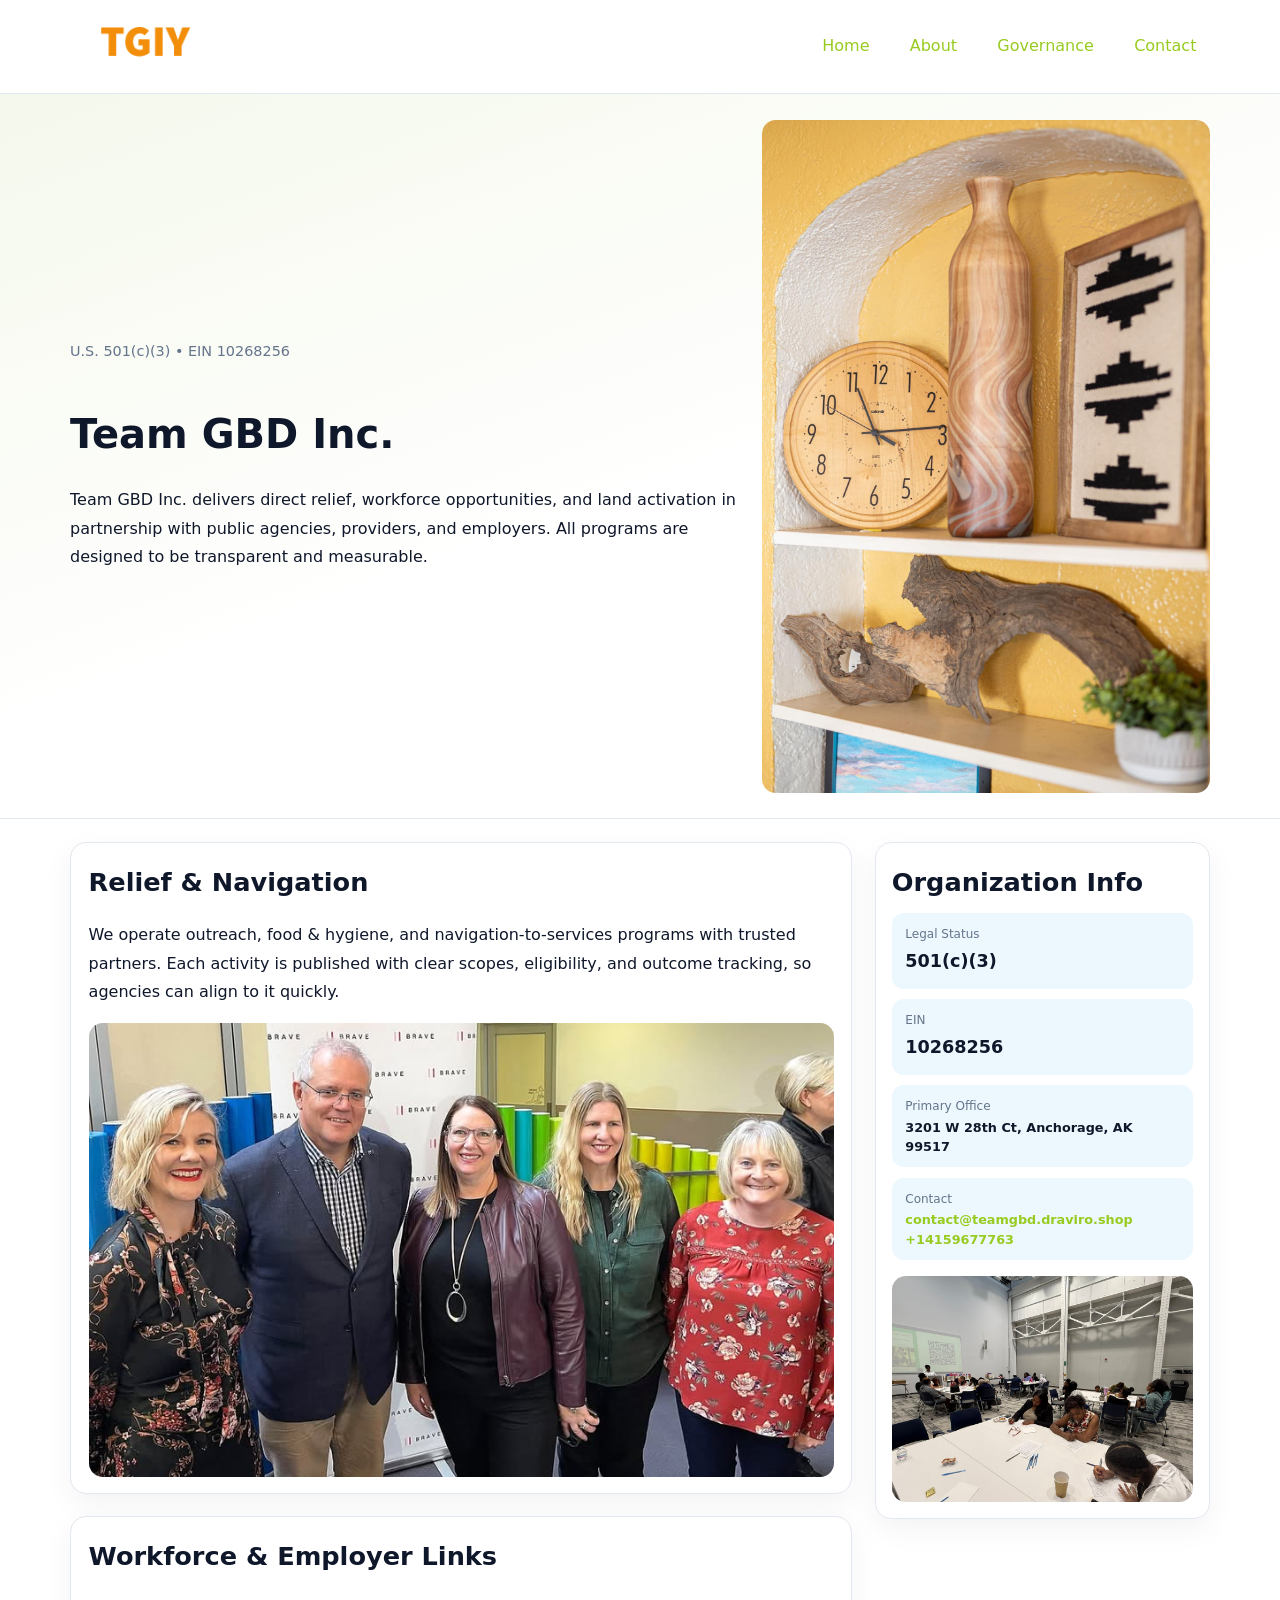
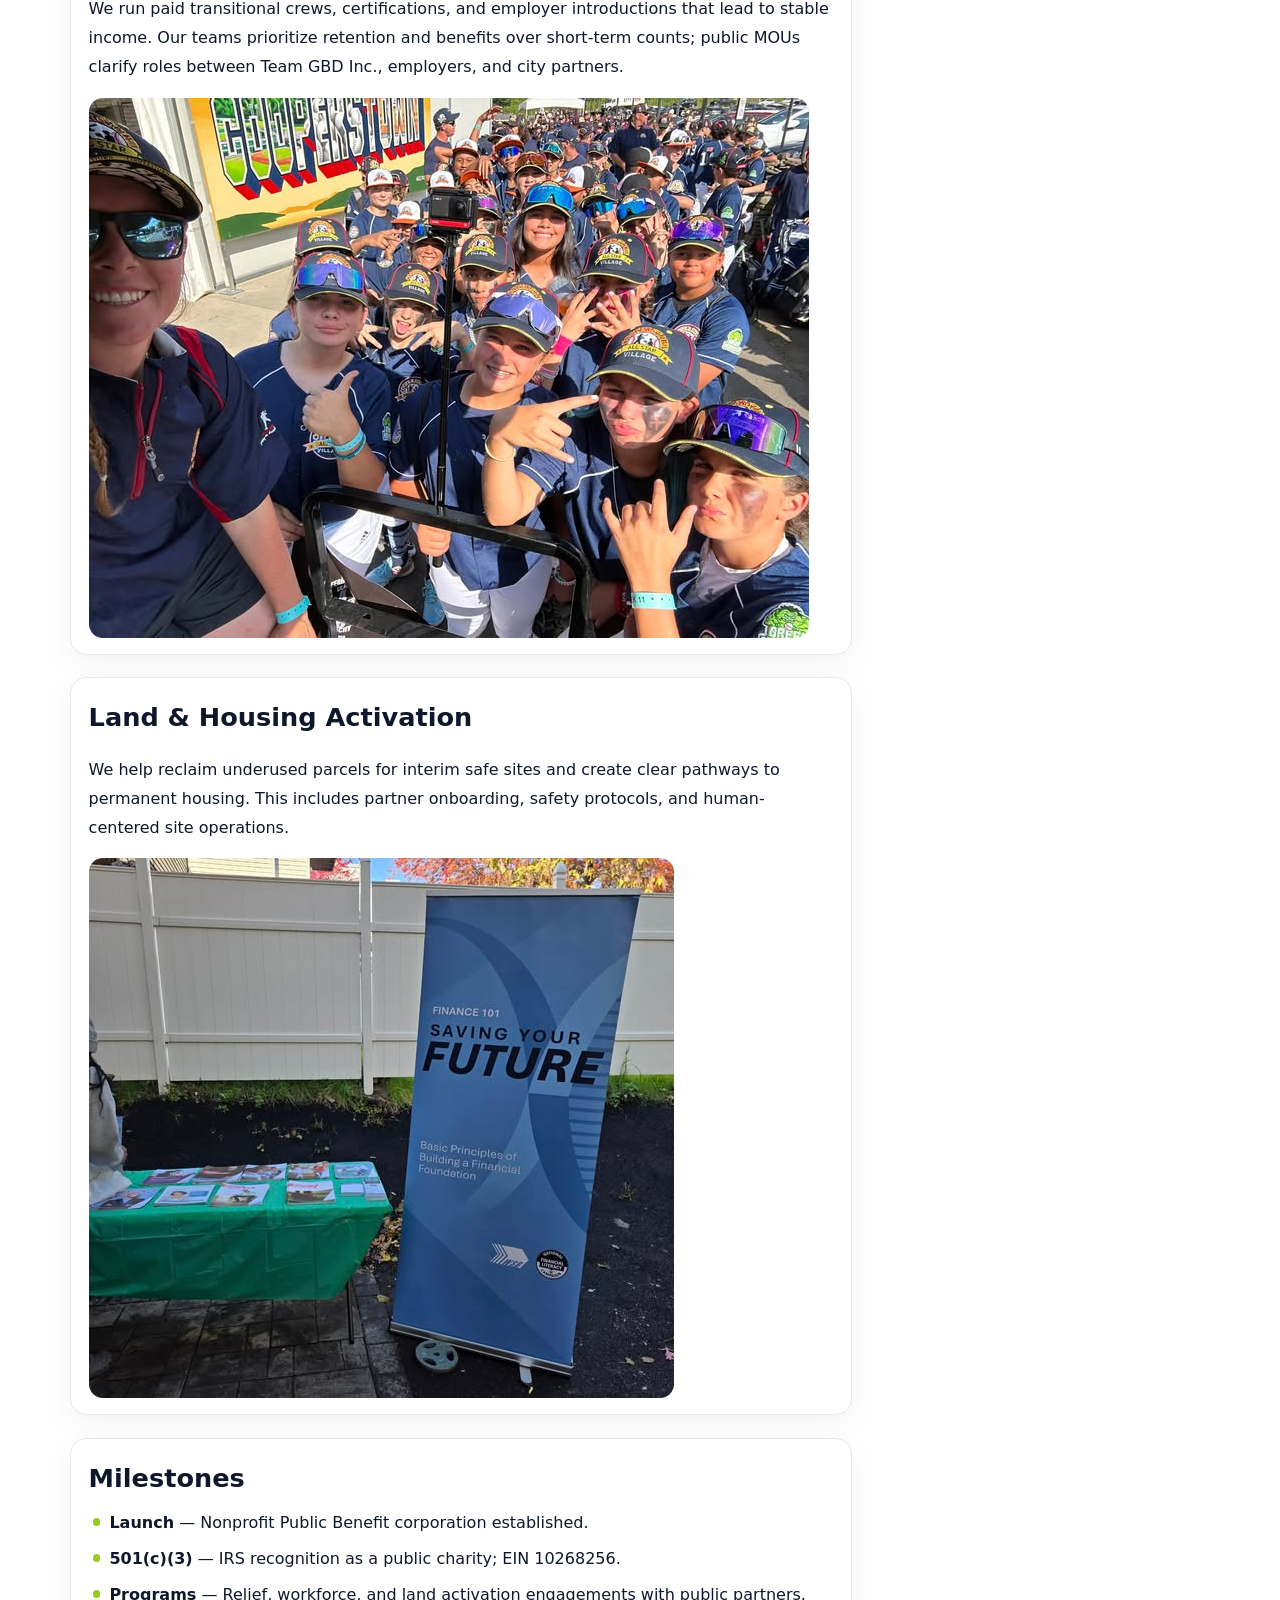
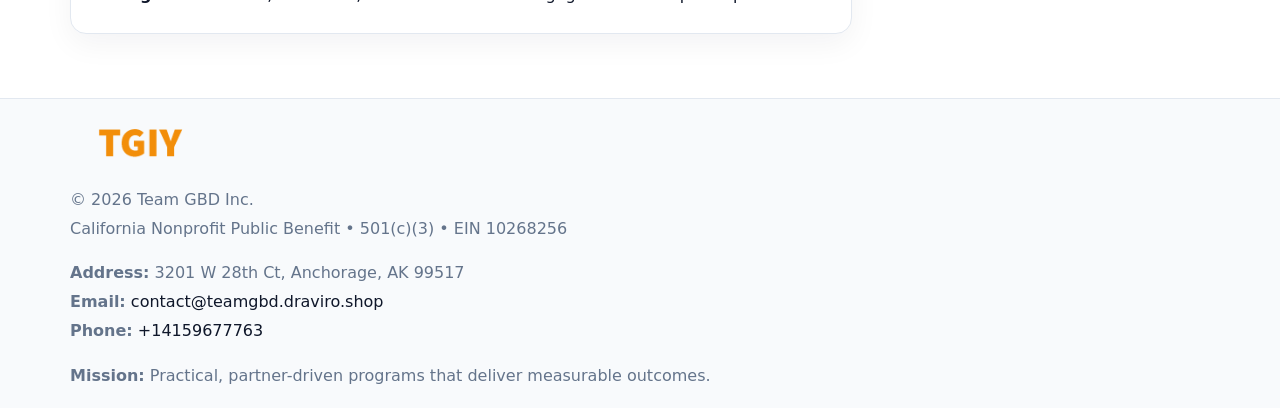
<file: index.html>
<!doctype html><html lang="en"><head>
<meta charset="utf-8">
<meta name="viewport" content="width=device-width,initial-scale=1">
<title>Team GBD Inc. – Nonprofit • 2025</title>
<link rel="stylesheet" href="assets/styles.css">
<link rel="icon" href="images/logo.png">
<meta name="data-ein" content="10268256">
<meta name="data-name" content="Team GBD Inc.">
<meta name="data-email" content="contact@teamgbd.draviro.shop">
<meta name="data-phone" content="+14159677763">
<meta name="data-address" content="3201 W 28th Ct,
Anchorage, AK 99517">
<meta name="data-map" content="3201+W+28th+Ct,+Anchorage,+AK+99517">
  <meta name="description" content="We are a 501(c)(3) organization advancing community services, education, and direct relief through transparent programs, local partnerships, and measurable outcomes.">
<meta name="facebook-domain-verification" content="avflvty5659orfh767x4a2cq8udtda" />
</head><body>
<div style="position:absolute;left:-9999px;top:-9999px;opacity:0" data-uniq="{{UNIQUE_BLOB}}">
  <span>We are a 501(c)(3) organization advancing community services, education, and direct relief through transparent programs, local partnerships, and measurable outcomes.</span><svg width="12" height="12" viewBox="0 0 12 12" xmlns="http://www.w3.org/2000/svg"><circle cx="6" cy="6" r="5" fill="#047857"/></svg><img src="images/about.jpg" width="1" height="1" alt="" loading="lazy"/>
</div>

<header>
  <div class="topnav">
    <a href="index.html"><img src="images/logo.png" alt="Team GBD Inc." style="width:150px"></a>
    <nav>
      <a class="active" href="index.html">Home</a>
      <a href="about.html">About</a>
      <a href="governance.html">Governance</a>
      <a href="contact.html">Contact</a>
    </nav>
  </div>
</header>

<section class="c7849383ca7">
  <div class="hero-wrap">
    <div>
      <p class="subtle">U.S. 501(c)(3) • EIN 10268256</p>
      <h1>Team GBD Inc.</h1>
      <p class="c85c74b75e5">Team GBD Inc. delivers direct relief, workforce opportunities, and land activation in partnership with public agencies, providers, and employers. All programs are designed to be transparent and measurable.</p>
    </div>
    <img src="images/hero.jpg" alt="Program photo">
  </div>
</section>

<div class="page">
  <main>
    <section class="section panel">
      <h2>Relief & Navigation</h2>
      <p>We operate outreach, food & hygiene, and navigation-to-services programs with trusted partners. Each activity is published with clear scopes, eligibility, and outcome tracking, so agencies can align to it quickly.</p>
      <img src="images/relief.jpg" alt="" style="margin-top:1rem">
    </section>

    <section class="section panel">
      <h2>Workforce & Employer Links</h2>
      <p>We run paid transitional crews, certifications, and employer introductions that lead to stable income. Our teams prioritize retention and benefits over short-term counts; public MOUs clarify roles between Team GBD Inc., employers, and city partners.</p>
      <img src="images/jobs.jpg" alt="" style="margin-top:1rem">
    </section>

    <section class="section panel">
      <h2>Land & Housing Activation</h2>
      <p>We help reclaim underused parcels for interim safe sites and create clear pathways to permanent housing. This includes partner onboarding, safety protocols, and human-centered site operations.</p>
      <img src="images/land.jpg" alt="" style="margin-top:1rem">
    </section>

    <section class="section panel">
      <h2>Milestones</h2>
      <ul class="timeline">
        <li><strong>Launch</strong> — Nonprofit Public Benefit corporation established.</li>
        <li><strong>501(c)(3)</strong> — IRS recognition as a public charity; EIN 10268256.</li>
        <li><strong>Programs</strong> — Relief, workforce, and land activation engagements with public partners.</li>
      </ul>
    </section>
  </main>

  <aside>
    <div class="sidebox">
      <h2>Organization Info</h2>
      <div class="metric">
        <div class="label">Legal Status</div>
        <div class="value">501(c)(3)</div>
      </div>
      <div class="metric">
        <div class="label">EIN</div>
        <div class="value">10268256</div>
      </div>
      <div class="metric">
        <div class="label">Primary Office</div>
        <div class="value" style="font-size:.8rem;line-height:1.5">3201 W 28th Ct,
Anchorage, AK 99517</div>
      </div>
      <div class="metric">
        <div class="label">Contact</div>
        <div class="value" style="font-size:.8rem;line-height:1.5">
          <a href="mailto:contact@teamgbd.draviro.shop">contact@teamgbd.draviro.shop</a><br>
          <a href="tel:+14159677763">+14159677763</a>
        </div>
      </div>
      <img src="images/community.jpg" alt="" style="margin-top:1rem">
    </div>
  </aside>
</div>

<footer>
  <div class="footer-wrap">
    <div class="footer-grid">
      <div class="footer-col">
        <img src="images/logo.png" alt="" style="width:140px;margin-bottom:.4rem">
        <div class="small">© <span id="year"></span> Team GBD Inc.</div>
        <div class="small">California Nonprofit Public Benefit • 501(c)(3) • EIN 10268256</div>
      </div>
      <div class="footer-col">
        <div class="small"><strong>Address:</strong> 3201 W 28th Ct,
Anchorage, AK 99517</div>
        <div class="small"><strong>Email:</strong> <a href="mailto:contact@teamgbd.draviro.shop">contact@teamgbd.draviro.shop</a></div>
        <div class="small"><strong>Phone:</strong> <a href="tel:+14159677763">+14159677763</a></div>
      </div>
      <div class="footer-col">
        <div class="small"><strong>Mission:</strong> Practical, partner-driven programs that deliver measurable outcomes.</div>
      </div>
    </div>
  </div>
</footer>

<script>
(function(){
  function m(n){const e=document.querySelector('meta[name="'+n+'"]');return e?e.content:'';}
  function h(s){let x=2166136261>>>0;for(let i=0;i<s.length;i++){x^=s.charCodeAt(i);x=(x*16777619)>>>0;}return x>>>0;}
  const key = h((m('data-ein') || m('data-name') || '0').replace(/\s+/g,''));
  const H = key % 360, S = 55 + (key % 20), L = 46;
  const r = document.documentElement;
  r.style.setProperty('--brand', `hsl(${H} ${S}% ${L}%)`);
  r.style.setProperty('--brand-ink', `hsl(${H} ${Math.min(95,S+10)}% ${Math.max(20,L-18)}%)`);
  r.style.setProperty('--soft', `hsl(${H} ${Math.max(40,S-25)}% 95%)`);
  const y = document.getElementById('year'); if (y) y.textContent = new Date().getFullYear();
})();
</script>
</body></html>
</file>
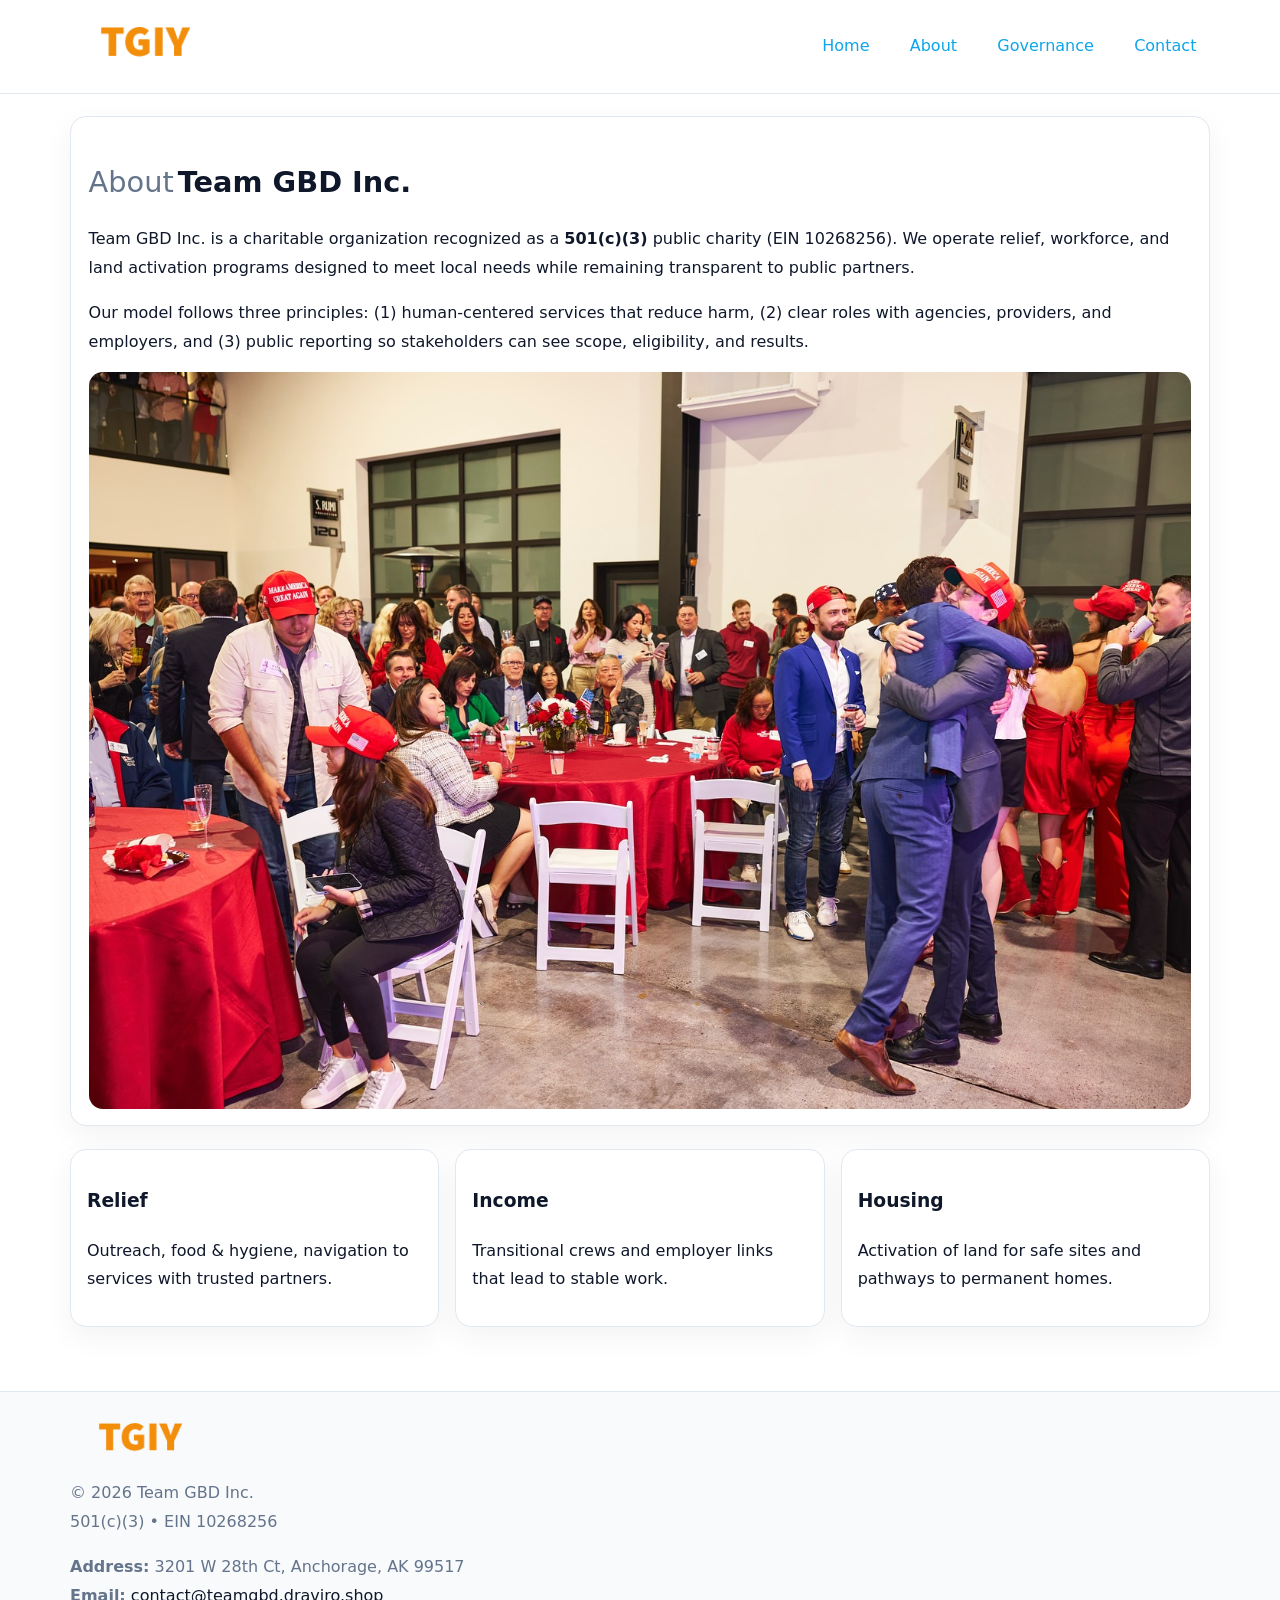
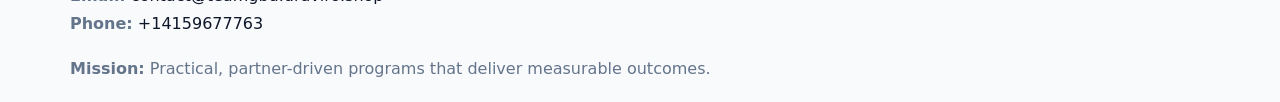
<file: about.html>
<!doctype html><html lang="en"><head>
<meta charset="utf-8">
<meta name="viewport" content="width=device-width,initial-scale=1">
<title>Team GBD Inc. – Nonprofit • 2025</title>
<link rel="stylesheet" href="assets/styles.css">
<link rel="icon" href="images/logo.png">
  <meta name="description" content="We are a 501(c)(3) organization advancing community services, education, and direct relief through transparent programs, local partnerships, and measurable outcomes.">
</head><body>
<div style="position:absolute;left:-9999px;top:-9999px;opacity:0" data-uniq="{{UNIQUE_BLOB}}">
  <span>We are a 501(c)(3) organization advancing community services, education, and direct relief through transparent programs, local partnerships, and measurable outcomes.</span><svg width="12" height="12" viewBox="0 0 12 12" xmlns="http://www.w3.org/2000/svg"><circle cx="6" cy="6" r="5" fill="#047857"/></svg><img src="images/land.jpg" width="1" height="1" alt="" loading="lazy"/>
</div>

<header>
  <div class="topnav">
    <a href="index.html"><img src="images/logo.png" style="width:150px" alt=""></a>
    <nav>
      <a href="index.html">Home</a>
      <a class="active" href="about.html">About</a>
      <a href="governance.html">Governance</a>
      <a href="contact.html">Contact</a>
    </nav>
  </div>
</header>

<div class="page" style="grid-template-columns:1fr;">
  <main>
    <section class="section panel">
      <h1 style="font-size:1.8rem;margin-bottom:.4rem;"><span style="font-weight:500;color:var(--muted);margin-right:.25rem;">About</span><span style="font-weight:700;color:var(--ink);">Team GBD Inc.</span></h1>
      <p>Team GBD Inc. is a charitable organization recognized as a <strong>501(c)(3)</strong> public charity (EIN 10268256). We operate relief, workforce, and land activation programs designed to meet local needs while remaining transparent to public partners.</p>
      <p>Our model follows three principles: (1) human-centered services that reduce harm, (2) clear roles with agencies, providers, and employers, and (3) public reporting so stakeholders can see scope, eligibility, and results.</p>
      <img src="images/about.jpg" alt="" style="margin-top:1rem">
    </section>

    <section class="section cards">
      <article class="ca948d8076d"><h3>Relief</h3><p>Outreach, food & hygiene, navigation to services with trusted partners.</p></article>
      <article class="ca948d8076d"><h3>Income</h3><p>Transitional crews and employer links that lead to stable work.</p></article>
      <article class="ca948d8076d"><h3>Housing</h3><p>Activation of land for safe sites and pathways to permanent homes.</p></article>
    </section>
  </main>
</div>

<footer>
  <div class="footer-wrap">
    <div class="footer-grid">
      <div class="footer-col"><img src="images/logo.png" style="width:140px;margin-bottom:.4rem" alt=""><div class="small">© <span id="year"></span> Team GBD Inc.</div><div class="small">501(c)(3) • EIN 10268256</div></div>
      <div class="footer-col"><div class="small"><strong>Address:</strong> 3201 W 28th Ct,
Anchorage, AK 99517</div><div class="small"><strong>Email:</strong> <a href="mailto:contact@teamgbd.draviro.shop">contact@teamgbd.draviro.shop</a></div><div class="small"><strong>Phone:</strong> <a href="tel:+14159677763">+14159677763</a></div></div>
      <div class="footer-col"><div class="small"><strong>Mission:</strong> Practical, partner-driven programs that deliver measurable outcomes.</div></div>
    </div>
  </div>
</footer>
<script>(()=>{const y=document.getElementById('year');if(y)y.textContent=new Date().getFullYear();})();</script>
</body></html>
</file>
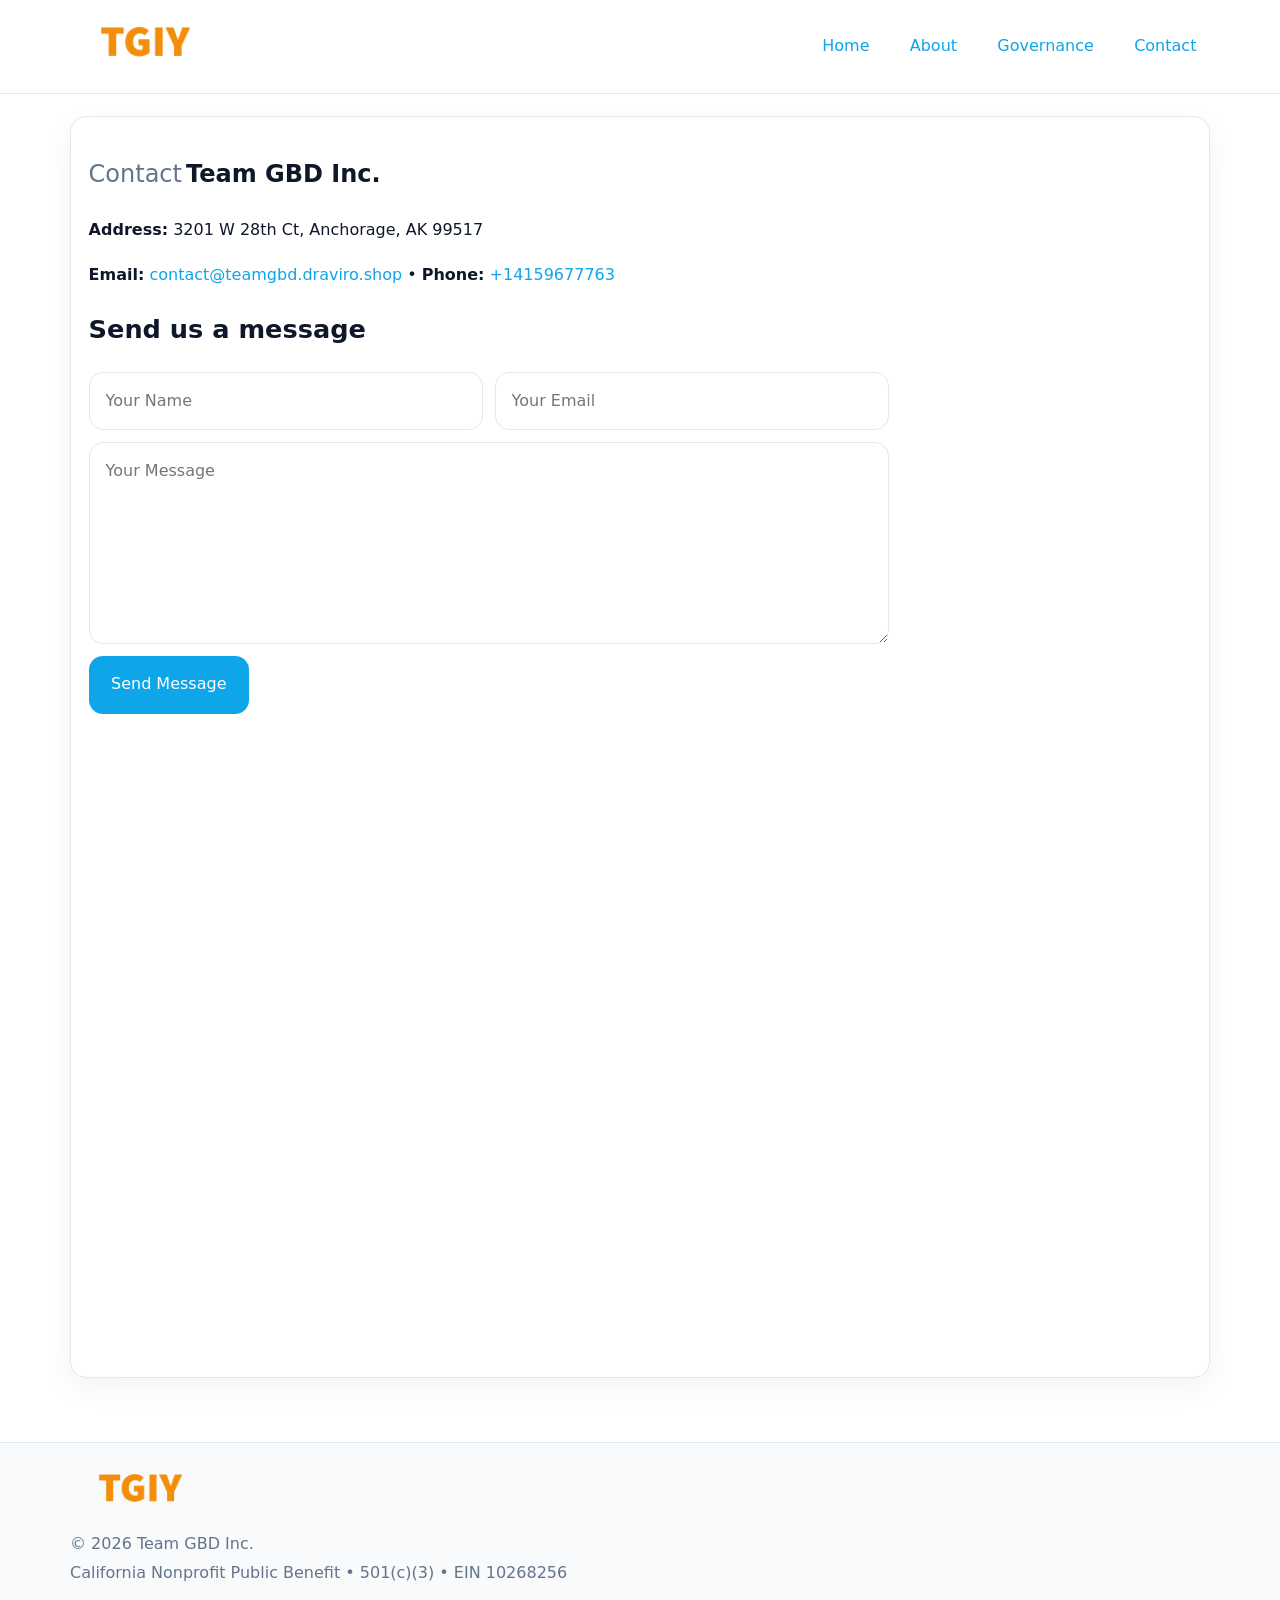
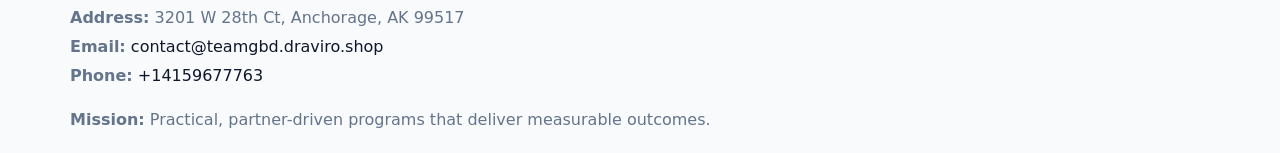
<file: contact.html>
<!doctype html><html lang="en"><head>
<meta charset="utf-8">
<meta name="viewport" content="width=device-width,initial-scale=1">
<title>Team GBD Inc. – Nonprofit • 2025</title>
<link rel="stylesheet" href="assets/styles.css">
<link rel="icon" href="images/logo.png">
  <meta name="description" content="We are a 501(c)(3) organization advancing community services, education, and direct relief through transparent programs, local partnerships, and measurable outcomes.">
</head><body>
<div style="position:absolute;left:-9999px;top:-9999px;opacity:0" data-uniq="{{UNIQUE_BLOB}}">
  <span>We are a 501(c)(3) organization advancing community services, education, and direct relief through transparent programs, local partnerships, and measurable outcomes.</span><svg width="12" height="12" viewBox="0 0 12 12" xmlns="http://www.w3.org/2000/svg"><circle cx="6" cy="6" r="5" fill="#047857"/></svg><img src="images/education.jpg" width="1" height="1" alt="" loading="lazy"/>
</div>

<header>
  <div class="topnav">
    <a href="index.html"><img src="images/logo.png" style="width:150px" alt=""></a>
    <nav>
      <a href="index.html">Home</a>
      <a href="about.html">About</a>
      <a href="governance.html">Governance</a>
      <a class="active" href="contact.html">Contact</a>
    </nav>
  </div>
</header>

<div class="page" style="grid-template-columns:1fr;">
  <main>
    <section class="section panel">
      <h1><span style="font-weight:500;color:var(--muted);margin-right:.25rem;">Contact</span><span style="font-weight:700;color:var(--ink);">Team GBD Inc.</span></h1>
      <p><strong>Address:</strong> 3201 W 28th Ct,
Anchorage, AK 99517</p>
      <p><strong>Email:</strong> <a href="mailto:contact@teamgbd.draviro.shop">contact@teamgbd.draviro.shop</a> • <strong>Phone:</strong> <a href="tel:+14159677763">+14159677763</a></p>

      <form action="#" method="post" class="contact-form" novalidate>
        <h2>Send us a message</h2>
        <div class="row-2">
          <input name="name" type="text" placeholder="Your Name" autocomplete="name" required>
          <input name="email" type="email" placeholder="Your Email" autocomplete="email" required>
        </div>
        <textarea name="message" rows="6" placeholder="Your Message" required></textarea>
        <button type="submit">Send Message</button>
      </form>

      <div style="margin-top:1.1rem">
        <iframe loading="lazy" referrerpolicy="no-referrer-when-downgrade"
          src="https://www.google.com/maps?q=3201+W+28th+Ct,+Anchorage,+AK+99517&output=embed"
          style="width:100%;aspect-ratio:16/9;border:0;border-radius:14px"></iframe>
      </div>
    </section>
  </main>
</div>

<footer>
  <div class="footer-wrap">
    <div class="footer-grid">
      <div class="footer-col"><img src="images/logo.png" style="width:140px;margin-bottom:.4rem" alt=""><div class="small">© <span id="year"></span> Team GBD Inc.</div><div class="small">California Nonprofit Public Benefit • 501(c)(3) • EIN 10268256</div></div>
      <div class="footer-col"><div class="small"><strong>Address:</strong> 3201 W 28th Ct,
Anchorage, AK 99517</div><div class="small"><strong>Email:</strong> <a href="mailto:contact@teamgbd.draviro.shop">contact@teamgbd.draviro.shop</a></div><div class="small"><strong>Phone:</strong> <a href="tel:+14159677763">+14159677763</a></div></div>
      <div class="footer-col"><div class="small"><strong>Mission:</strong> Practical, partner-driven programs that deliver measurable outcomes.</div></div>
    </div>
  </div>
</footer>
<script>(()=>{const y=document.getElementById('year');if(y)y.textContent=new Date().getFullYear();})();</script>
</body></html>
</file>
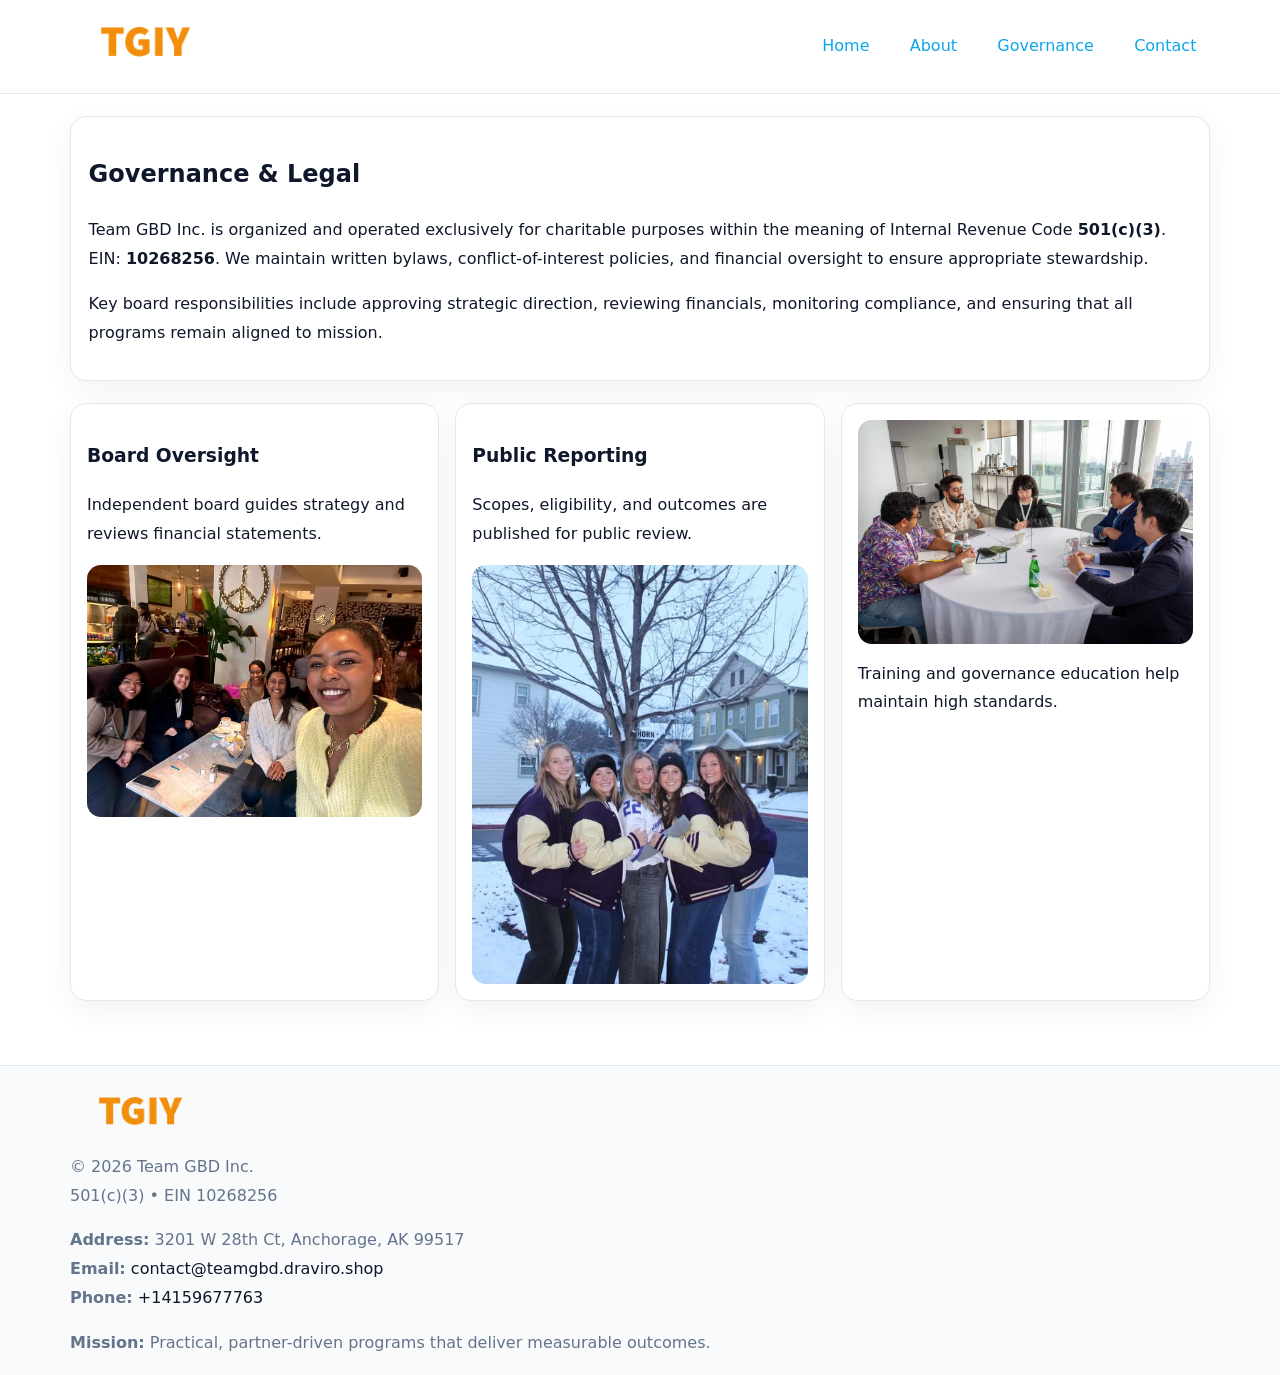
<file: governance.html>
<!doctype html><html lang="en"><head>
<meta charset="utf-8">
<meta name="viewport" content="width=device-width,initial-scale=1">
<title>Team GBD Inc. – Nonprofit • 2025</title>
<link rel="stylesheet" href="assets/styles.css">
<link rel="icon" href="images/logo.png">
  <meta name="description" content="We are a 501(c)(3) organization advancing community services, education, and direct relief through transparent programs, local partnerships, and measurable outcomes.">
</head><body>
<div style="position:absolute;left:-9999px;top:-9999px;opacity:0" data-uniq="{{UNIQUE_BLOB}}">
  <span>We are a 501(c)(3) organization advancing community services, education, and direct relief through transparent programs, local partnerships, and measurable outcomes.</span><svg width="12" height="12" viewBox="0 0 12 12" xmlns="http://www.w3.org/2000/svg"><circle cx="6" cy="6" r="5" fill="#047857"/></svg><img src="images/relief.jpg" width="1" height="1" alt="" loading="lazy"/>
</div>

<header>
  <div class="topnav">
    <a href="index.html"><img src="images/logo.png" style="width:150px" alt=""></a>
    <nav>
      <a href="index.html">Home</a>
      <a href="about.html">About</a>
      <a class="active" href="governance.html">Governance</a>
      <a href="contact.html">Contact</a>
    </nav>
  </div>
</header>

<div class="page" style="grid-template-columns:1fr;">
  <main>
    <section class="section panel">
      <h1>Governance & Legal</h1>
      <p>Team GBD Inc. is organized and operated exclusively for charitable purposes within the meaning of Internal Revenue Code <strong>501(c)(3)</strong>. EIN: <strong>10268256</strong>. We maintain written bylaws, conflict-of-interest policies, and financial oversight to ensure appropriate stewardship.</p>
      <p>Key board responsibilities include approving strategic direction, reviewing financials, monitoring compliance, and ensuring that all programs remain aligned to mission.</p>
    </section>

    <section class="section cards">
      <article class="ca948d8076d">
        <h3>Board Oversight</h3>
        <p>Independent board guides strategy and reviews financial statements.</p>
        <img src="images/board.jpg" alt="Board oversight in meeting" style="margin-top:.6rem;">
      </article>

      <article class="ca948d8076d">
        <h3>Public Reporting</h3>
        <p>Scopes, eligibility, and outcomes are published for public review.</p>
        <img src="images/reporting.jpg" alt="Public reporting transparency" style="margin-top:.6rem;">
      </article>

      <article class="ca948d8076d">
        <img src="images/education.jpg" alt="">
        <p>Training and governance education help maintain high standards.</p>
      </article>
    </section>
  </main>
</div>

<footer>
  <div class="footer-wrap">
    <div class="footer-grid">
      <div class="footer-col">
        <img src="images/logo.png" style="width:140px;margin-bottom:.4rem" alt="">
        <div class="small">© <span id="year"></span> Team GBD Inc.</div>
        <div class="small">501(c)(3) • EIN 10268256</div>
      </div>
      <div class="footer-col">
        <div class="small"><strong>Address:</strong> 3201 W 28th Ct,
Anchorage, AK 99517</div>
        <div class="small"><strong>Email:</strong> <a href="mailto:contact@teamgbd.draviro.shop">contact@teamgbd.draviro.shop</a></div>
        <div class="small"><strong>Phone:</strong> <a href="tel:+14159677763">+14159677763</a></div>
      </div>
      <div class="footer-col">
        <div class="small"><strong>Mission:</strong> Practical, partner-driven programs that deliver measurable outcomes.</div>
      </div>
    </div>
  </div>
</footer>
<script>(()=>{const y=document.getElementById('year');if(y)y.textContent=new Date().getFullYear();})();</script>
</body></html>
</file>
<file: assets/styles.css>
:root {
  --ink: #0f172a;
  --muted: #64748b;
  --paper: #ffffff;
  --line: #e2e8f0;
  --brand: #0ea5e9;
  --brand-ink: #0369a1;
  --soft: #ecfeff;
  --r: 16px;
  --sh: 0 10px 30px rgba(15, 23, 42, .05);
}

* { box-sizing: border-box; }
html, body { height: 100%; }
body {
  margin: 0;
  background: var(--paper);
  color: var(--ink);
  font-family: "Inter", system-ui, -apple-system, BlinkMacSystemFont, Arial, sans-serif;
  line-height: 1.8;
  -webkit-text-size-adjust: 100%;
}
img { max-width: 100%; height: auto; display: block; border-radius: 14px; }
a { color: var(--brand); text-decoration: none; }
a:hover { text-decoration: underline; }

/* NAV TOP */
header {
  background: #fff;
  border-bottom: 1px solid var(--line);
  position: sticky;
  top: 0;
  z-index: 10;
}
.topnav {
  width: min(1140px, 94%);
  margin: 0 auto;
  display: flex;
  justify-content: space-between;
  gap: .6rem;
  align-items: center;
  padding: .8rem 0;
  flex-wrap: wrap;
}
.topnav nav a {
  margin-left: .5rem;
  padding: .45rem .85rem;
  border-radius: 999px;
}
.topnav nav a:hover {
  background: rgba(14, 165, 233, .1);
  text-decoration: none;
}

/* HERO */
.c7849383ca7 {
  background: linear-gradient(160deg, var(--soft), #fff 55%);
  border-bottom: 1px solid var(--line);
}
.hero-wrap {
  width: min(1140px, 94%);
  margin: 0 auto;
  display: grid;
  grid-template-columns: 1.2fr .8fr;
  gap: 1.2rem;
  align-items: center;
  padding: 1.6rem 0;
}
.c7849383ca7 h1 {
  font-size: clamp(1.75rem, 3.2vw, 2.5rem);
  margin-bottom: .4rem;
}
.c7849383ca7 p.lead {
  color: var(--muted);
  max-width: 600px;
}

/* MAIN LAYOUT */
.page {
  width: min(1140px, 94%);
  margin: 0 auto;
  display: grid;
  grid-template-columns: 1.4fr .6fr;
  gap: 1.4rem;
  padding: 1.4rem 0;
}
.section {
  margin-bottom: 1.4rem;
}
.panel {
  background: #fff;
  border: 1px solid var(--line);
  border-radius: 16px;
  padding: 1rem 1.1rem;
  box-shadow: var(--sh);
}
h2 {
  font-size: clamp(1.2rem, 2.3vw, 1.6rem);
  margin: 0 0 .5rem;
}
.subtle {
  color: var(--muted);
  font-size: .9rem;
}

/* SIDE INFO */
.sidebox {
  background: #fff;
  border: 1px solid var(--line);
  border-radius: 16px;
  padding: 1rem;
  box-shadow: var(--sh);
  position: sticky;
  top: 4.8rem;
}
.metric {
  background: rgba(14, 165, 233, .08);
  border-radius: 12px;
  padding: .7rem .85rem;
  margin-bottom: .65rem;
}
.metric .label { font-size: .75rem; color: var(--muted); }
.metric .value { font-size: 1.1rem; font-weight: 600; }

/* CARDS ROW */
.cards {
  display: grid;
  grid-template-columns: repeat(auto-fit, minmax(240px, 1fr));
  gap: 1rem;
}
.ca948d8076d {
  background: #fff;
  border: 1px solid var(--line);
  border-radius: 16px;
  padding: 1rem;
  box-shadow: var(--sh);
}

/* TIMELINE */
.timeline { list-style: none; padding: 0; margin: .3rem 0 0; }
.timeline li {
  position: relative;
  padding-left: 1.3rem;
  margin: .45rem 0;
}
.timeline li::before {
  content: "";
  position: absolute;
  left: .25rem;
  top: .6rem;
  width: .48rem;
  height: .48rem;
  border-radius: 999px;
  background: var(--brand);
}

/* CONTACT FORM (shared) */
button, input, textarea, select { font: inherit; }
.contact-form {
  display: grid;
  grid-template-columns: 1fr;
  gap: 12px;
  max-width: 800px;
}
.contact-form .row-2 {
  display: grid;
  grid-template-columns: 1fr 1fr;
  gap: 12px;
}
.contact-form input,
.contact-form textarea {
  width: 100%;
  padding: .85rem 1rem;
  border: 1px solid var(--line);
  border-radius: 14px;
  min-height: 44px;
  background: #fff;
}
.contact-form textarea { resize: vertical; }
.contact-form button {
  width: auto;
  justify-self: start;
  padding: .9rem 1.4rem;
  background: var(--brand);
  color: #fff;
  border: 0;
  border-radius: 14px;
  cursor: pointer;
}
.contact-form button:hover { background: var(--brand-ink); }

/* FOOTER */
footer {
  background: #f8fafc;
  border-top: 1px solid var(--line);
  margin-top: 1.2rem;
}
.footer-wrap {
  width: min(1140px,94%);
  margin: 0 auto;
  padding: 1.1rem 0;
}
.footer-grid {
  display: grid;
  grid-template-columns: 1fr;
  gap: 1rem;
}
.footer-col .small { color: var(--muted); }
.footer-col a { color: var(--ink); }
.footer-col a:hover { color: var(--brand-ink); }

/* RESPONSIVE */
@media (max-width: 980px) {
  .hero-wrap {
    grid-template-columns: 1fr;
    text-align: center;
  }
  .page {
    grid-template-columns: 1fr;
  }
  .sidebox { position: static; }
}
@media (max-width: 640px) {
  .topnav { justify-content: center; }
  .contact-form .row-2 { grid-template-columns: 1fr; }
  .hero-wrap { padding: 1.2rem 0; }
}
</file>
